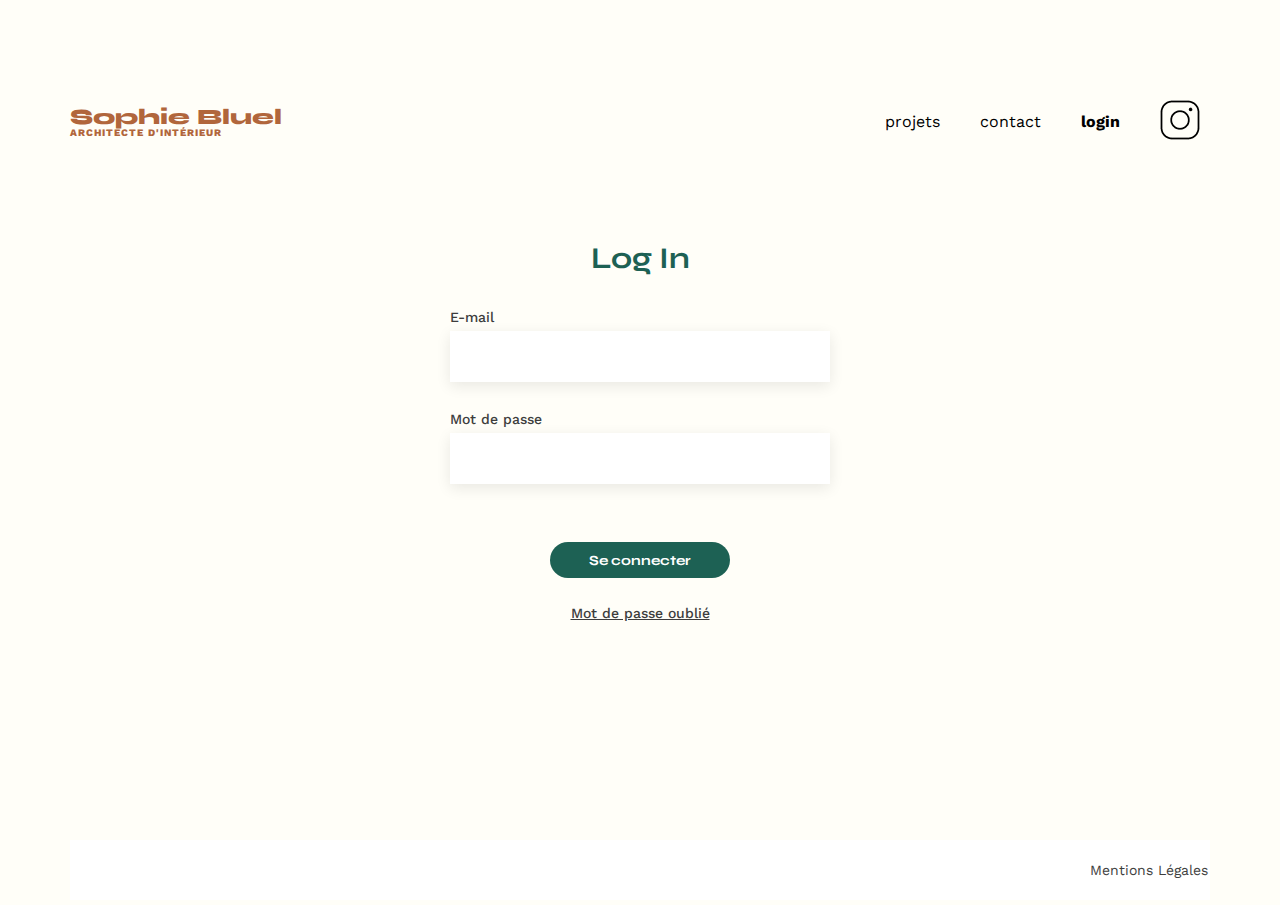
<file: FrontEnd/login.html>
<!DOCTYPE html>
<html lang="fr">
<head>
    <meta charset="UTF-8">
    <title>Login - Sophie Bluel</title>
    <meta name="viewport" content="width=device-width, initial-scale=1.0">
    <link rel="preconnect" href="https://fonts.googleapis.com">
    <link rel="preconnect" href="https://fonts.gstatic.com" crossorigin>
    <link href="https://fonts.googleapis.com/css2?family=Syne:wght@400;700;800&family=Work+Sans&display=swap" rel="stylesheet">
    <link rel="stylesheet" href="./assets/style.css">
</head>
<body class="login-page">
    <header>
        <h1>Sophie Bluel <span>Architecte d'intérieur</span></h1>
        <nav>
            <ul>
                <li>projets</li>
                <li>contact</li>
                <li>login</li>
                <li><img src="./assets/icons/instagram.png" alt="Instagram"></li>
            </ul>
        </nav>
    </header>

    <section class="login-section">
        <h2>Log In</h2>
        <form class="login-form">
            <div>
                <label for="email">E-mail</label>
                <input type="email" id="email" name="email" required>
            </div>
            <div>
                <label for="password">Mot de passe</label>
                <input type="password" id="password" name="password" required>
            </div>
            <input type="submit" value="Se connecter" class="submit-btn">
            <p class="forgot-password">Mot de passe oublié</p>
        </form>
    </section>

    <footer>
        <nav>
            <ul>
                <li>Mentions Légales</li>
            </ul>
        </nav>
    </footer>

    <script src="login.js"></script>
</body>
</html>
</file>
<file: FrontEnd/assets/style.css>
/* http://meyerweb.com/eric/tools/css/reset/
   v2.0 | 20110126
   License: none (public domain)
*/

html, body, div, span, applet, object, iframe,
h1, h2, h3, h4, h5, h6, p, blockquote, pre,
a, abbr, acronym, address, big, cite, code,
del, dfn, em, img, ins, kbd, q, s, samp,
small, strike, strong, sub, sup, tt, var,
b, u, i, center,
dl, dt, dd, ol, ul, li,
fieldset, form, label, legend,
table, caption, tbody, tfoot, thead, tr, th, td,
article, aside, canvas, details, embed,
figure, figcaption, footer, header, hgroup,
menu, nav, output, ruby, section, summary,
time, mark, audio, video {
	margin: 0;
	padding: 0;
	border: 0;
	font-size: 100%;
	font: inherit;
	vertical-align: baseline;
}
/* buttons filters */
/* Styles pour les boutons de filtres */
.buttons-filters {
    display: flex;
    justify-content: center;
    gap: 10px;
    margin-bottom: 50px;
}

.filter-button {
    padding: 9px 20px;
    border: 1px solid #1D6154;
    border-radius: 60px;
    background-color: transparent;
    color: #1D6154;
    font-family: 'Syne';
    font-weight: 700;
    font-size: 16px;
    cursor: pointer;
    transition: all 0.3s ease;
}

.filter-button.active {
    background-color: #1D6154;
    color: white;
}

.filter-button:hover {
    background-color: #1D6154;
    color: white;
}
/* HTML5 display-role reset for older browsers */
article, aside, details, figcaption, figure,
footer, header, hgroup, menu, nav, section {
	display: block;
}
body {
	line-height: 1;
}
ol, ul {
	list-style: none;
}
blockquote, q {
	quotes: none;
}
blockquote:before, blockquote:after,
q:before, q:after {
	content: '';
	content: none;
}
table {
	border-collapse: collapse;
	border-spacing: 0;
}
/** end reset css**/
body {
	max-width: 1140px;
	margin:auto;
	font-family: 'Work Sans' ;
	font-size: 14px;
}
header {
	display: flex;
	justify-content: space-between;
	margin: 50px 0
}
section {
	margin: 50px 0
}

h1{
	display: flex;
	flex-direction: column;
	font-family: 'Syne';
	font-size: 22px;
	font-weight: 800;
	color: #B1663C
}

h1 > span {
	font-family: 'Work Sans';
	font-size:10px;
	letter-spacing: 0.1em;
;
}

h2{
	font-family: 'Syne';
	font-weight: 700;
	font-size: 30px;
	color: #1D6154
}
nav ul {
	display: flex;
	align-items: center;
	list-style-type: none;

}
nav li {
	padding: 0 10px;
	font-size: 1.2em;
}

li:hover {
	color: #B1663C;
}
#introduction {
	display: flex;
	align-items: center;
}
#introduction figure {
	flex: 1
}
#introduction img {
	display: block;
	margin: auto;
	width: 80%;
}

#introduction article {
	flex: 1
}
#introduction h2 {
	margin-bottom: 1em;
}

#introduction p {
	margin-bottom: 0.5em;
}
#portfolio h2 {
	text-align: center;
	margin-bottom: 1em;
}
/* boutons filtres  */
#buttons-filters {
	
}
.gallery {
	width: 100%;
	display: grid;
	grid-template-columns: 1fr 1fr 1fr;
	grid-column-gap: 20px;
	grid-row-gap: 20px;
}

.gallery img {
	width: 100%;

}
#contact {
	width: 50%;
margin: auto;
}
#contact > * {
	text-align: center;

}
#contact h2{
	margin-bottom: 20px;
}
#contact form {
	text-align: left;
	margin-top:30px;
	display: flex;
	flex-direction: column;
}

#contact input {
	height: 50px;
	font-size: 1.2em;
	border: none;
	box-shadow: 0px 4px 14px rgba(0, 0, 0, 0.09);
}
#contact label {
	margin: 2em 0 1em 0;
}
#contact textarea {
	border: none;
	box-shadow: 0px 4px 14px rgba(0, 0, 0, 0.09);
}

input[type="submit"]{
	font-family: 'Syne';
	font-weight: 700;
	color: white;
	background-color: #1D6154;
	margin : 2em auto ;
	width: 180px;
	text-align: center;
	border-radius: 60px ;
}

footer nav ul {
	display: flex;
	justify-content: flex-end;
	margin: 2em
}

/* Page login */
nav a {
	text-decoration: none;
	color: inherit;
}

/* Reset and base styles */
* {
	margin: 0;
	padding: 0;
	box-sizing: border-box;
  }
  
  html, body {
	height: 100%;
  }
  
  body {
	font-family: 'Work Sans', sans-serif;
	background-color: #FFFEF8;
	max-width: 1140px;
	margin: 0 auto;
	min-height: 100vh;
	display: flex;
	flex-direction: column;
  }
  
  /* Header styles */
  header {
	display: flex;
	justify-content: space-between;
	align-items: center;
	padding: 50px 0;
  }
  
  h1 {
	font-family: 'Syne', sans-serif;
	font-weight: 800;
	font-size: 22px;
	color: #B1663C;
  }
  
  h1 span {
	font-family: 'Work Sans', sans-serif;
	font-size: 10px;
	letter-spacing: 0.1em;
	text-transform: uppercase;
	color: #B1663C;
	display: block;
  }

  .login-page nav ul li:nth-child(3) {
	font-family: 'Work Sans', sans-serif;
	font-weight: 700;
	font-size: 16px;
	line-height: 100%;
	letter-spacing: 0%;
	text-align: center;
  }

  nav ul {
	display: flex;
	align-items: center;
	list-style: none;
	gap: 20px;
  }
  
  nav li {
	font-size: 16px;
	font-weight: 400;
	cursor: pointer;
  }
  
  nav li:hover {
	color: #B1663C;
  }
  
  /* Login section styles */
  .login-section {
	width: 100%;
	max-width: 380px;
	margin: 0 auto;
	display: flex;
	flex-direction: column;
	align-items: center;
	flex-grow: 1;
  }
  
  h2 {
	font-family: 'Syne', sans-serif;
	font-weight: 700;
	font-size: 30px;
	color: #1D6154;
	margin-bottom: 37px;
  }
  
  .login-form {
	width: 100%;
	display: flex;
	flex-direction: column;
  }
  
  .login-form div {
	display: flex;
	flex-direction: column;
	margin-bottom: 30px;
  }
  
  label {
	font-family: 'Work Sans', sans-serif;
	font-weight: 500;
	color: #3D3D3D;
	margin-bottom: 7px;
  }
  
  input[type="email"],
  input[type="password"] {
	height: 51px;
	border: none;
	box-shadow: 0px 4px 14px rgba(0, 0, 0, 0.09);
	padding: 0 15px;
	font-family: 'Work Sans', sans-serif;
  }
  
  .submit-btn {
	font-family: 'Syne', sans-serif;
	font-weight: 700;
	font-size: 14px;
	color: white;
	background-color: #1D6154;
	height: 36px;
	width: 179px;
	border: none;
	border-radius: 60px;
	cursor: pointer;
	margin: 7px auto 28px auto;
  }
  
  .submit-btn:hover {
	background-color: #0E2F28;
  }
  
  .forgot-password {
	text-align: center;
	text-decoration: underline;
	font-family: 'Work Sans', sans-serif;
	font-weight: 500;
	font-size: 14px;
	color: #3D3D3D;
	cursor: pointer;
  }
  
  .forgot-password:hover {
	color: #B1663C;
  }
  
  /* Footer styles */
  footer {
	background-color: #FFFFFF;
    width: 100%;
    height: 60px;
    margin-top: auto;
    display: flex;
    align-items: center;
    justify-content: center;
  }
  
  footer nav {
	width: 100%;
    max-width: 1140px;
    margin: 0 auto;
    padding: 0 20px;
  }
  
  footer ul {
	display: flex;
    justify-content: flex-end; /* Aligner Mentions Légales à droite */
    width: 100%;
  }
  
  footer li {
	font-size: 14px;
	color: #3D3D3D;
  }
  
  /* Responsive */
  @media (max-width: 768px) {
	header {
	  padding: 30px 20px;
	}
	
	nav ul {
	  gap: 15px;
	}
	
	.login-section {
	  padding: 0 20px;
	}
	
	footer nav {
	  padding: 0 20px;
	}
  }
</file>
